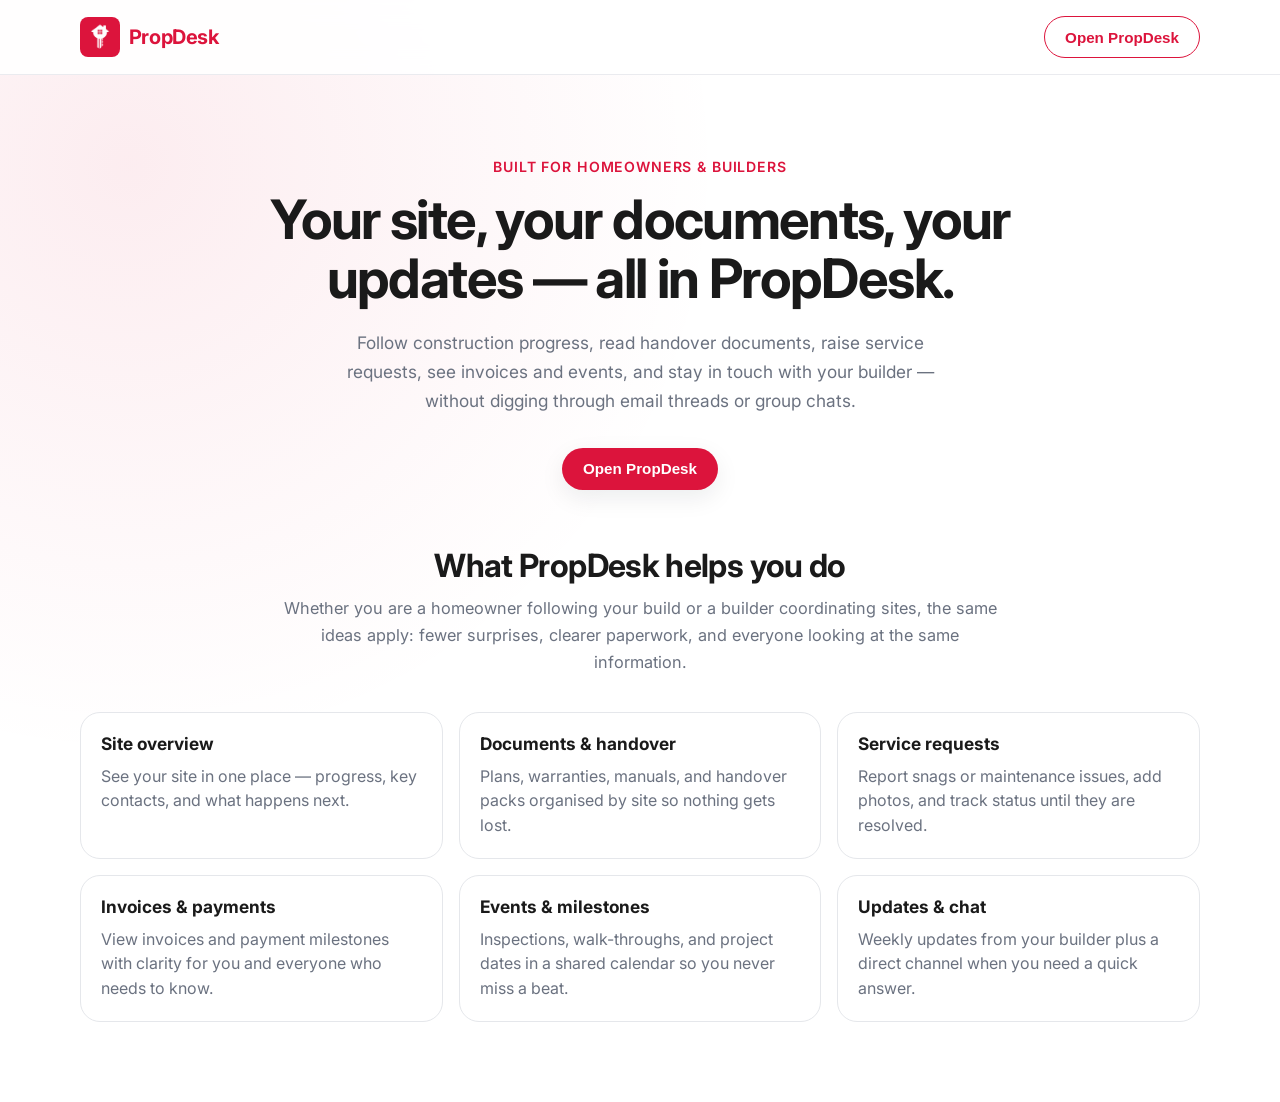
<file: index.html>
<!doctype html>
<html lang="en">
  <head>
    <meta charset="UTF-8" />
    <meta name="viewport" content="width=device-width, initial-scale=1.0" />
    <meta
      name="description"
      content="PropDesk helps homeowners and builders stay aligned: site progress, documents and handover packs, service requests, invoices, events, and direct updates — all in one place."
    />
    <meta name="theme-color" content="#dc143c" />
    <link rel="icon" type="image/png" href="/favicon.png" />
    <link rel="apple-touch-icon" href="/favicon.png" />
    <title>PropDesk</title>
    <script type="module" crossorigin src="/assets/index-DczP_2zS.js"></script>
    <link rel="stylesheet" crossorigin href="/assets/index-BbATI2Tq.css">
  </head>
  <body>
    <div id="root"></div>
  </body>
</html>
</file>
<file: assets/index-BbATI2Tq.css>
@import "https://fonts.googleapis.com/css2?family=Inter:wght@400;500;600;700&display=swap";:root{--primary:#dc143c;--primary-soft:#ffe5e9;--text-primary:#1a1a1a;--text-secondary:#6b7280;--border:#e5e7eb;--background:#fff;--surface:#fafafa;--radius-sm:10px;--radius-md:14px;--radius-lg:20px;--shadow-card:0 14px 40px #dc143c1f;--shadow-soft:0 8px 24px #0f172a14}*,:before,:after{box-sizing:border-box}body{min-width:320px;color:var(--text-primary);background:radial-gradient(circle at 10% 15%, #dc143c14, transparent 40%), var(--background);margin:0;font-family:Inter,system-ui,-apple-system,BlinkMacSystemFont,Segoe UI,sans-serif}a{color:inherit;text-decoration:none}.app-shell{min-height:100vh}.container{width:min(1120px,100% - 3rem);margin:0 auto}.site-header{z-index:10;-webkit-backdrop-filter:blur(12px);backdrop-filter:blur(12px);background:#ffffffe6;border-bottom:1px solid #e5e7ebcc;position:sticky;top:0}.header__content{justify-content:space-between;align-items:center;padding:1rem 0;display:flex}.brand{letter-spacing:-.02em;color:var(--primary);align-items:center;gap:.55rem;font-size:1.25rem;font-weight:700;display:inline-flex}.brand__logo{object-fit:cover;border-radius:8px;flex-shrink:0;width:40px;height:40px;display:block}.brand__name{line-height:1}.btn{cursor:pointer;border:1px solid #0000;border-radius:999px;padding:.72rem 1.25rem;font-size:.95rem;font-weight:600;transition:all .2s}.btn-primary{background:var(--primary);color:#fff;box-shadow:var(--shadow-soft)}.btn-primary:hover{box-shadow:var(--shadow-card);transform:translateY(-1px)}.btn-outline{color:var(--primary);border-color:var(--primary);background:#fff}.btn-outline:hover{background:var(--primary-soft)}.hero-section{padding:5.2rem 0 3.5rem}.hero__content{text-align:center;max-width:760px}.eyebrow{color:var(--primary);letter-spacing:.06em;text-transform:uppercase;margin:0 0 .9rem;font-size:.88rem;font-weight:600}h1{letter-spacing:-.03em;margin:0;font-size:clamp(2rem,5vw,3.4rem);line-height:1.1}.hero__subtitle{max-width:640px;color:var(--text-secondary);margin:1.15rem auto 0;font-size:1.08rem;line-height:1.7}.hero__actions{margin-top:2rem}.features-section{padding:0 0 5rem}.features-intro{text-align:center;max-width:720px;margin:0 auto 2.25rem}.features-intro h2{letter-spacing:-.02em;margin:0 0 .65rem;font-size:clamp(1.45rem,3vw,2rem)}.features-intro__lede{color:var(--text-secondary);margin:0;font-size:1.02rem;line-height:1.65}.features-grid{grid-template-columns:repeat(3,minmax(0,1fr));gap:1rem;display:grid}.feature-card{border:1px solid var(--border);border-radius:var(--radius-lg);background:#fff;padding:1.25rem}.feature-card h3{margin:0;font-size:1.08rem}.feature-card p{color:var(--text-secondary);margin:.6rem 0 0;line-height:1.55}.modal-backdrop{z-index:40;background:#11182780;place-items:center;padding:1.2rem;display:grid;position:fixed;inset:0}.modal{border-radius:var(--radius-lg);border:1px solid var(--border);width:min(760px,100%);box-shadow:var(--shadow-card);background:#fff;padding:1.35rem}.modal__header{justify-content:space-between;align-items:center;display:flex}.modal h2{margin:0;font-size:1.35rem}.modal__subtitle{color:var(--text-secondary);margin:.45rem 0 1rem}.modal__close{color:var(--text-secondary);cursor:pointer;background:0 0;border:none;font-size:1.3rem}.portal-grid{grid-template-columns:repeat(2,minmax(0,1fr));gap:1rem;display:grid}.portal-card{border:1px solid var(--border);border-radius:var(--radius-md);background:var(--surface);padding:1rem}.portal-card h3{margin:0}.portal-card p{color:var(--text-secondary);min-height:4.5rem;margin:.55rem 0 .95rem}.portal-card__action{width:100%}@media (width<=900px){.features-grid,.portal-grid{grid-template-columns:1fr}}
</file>
